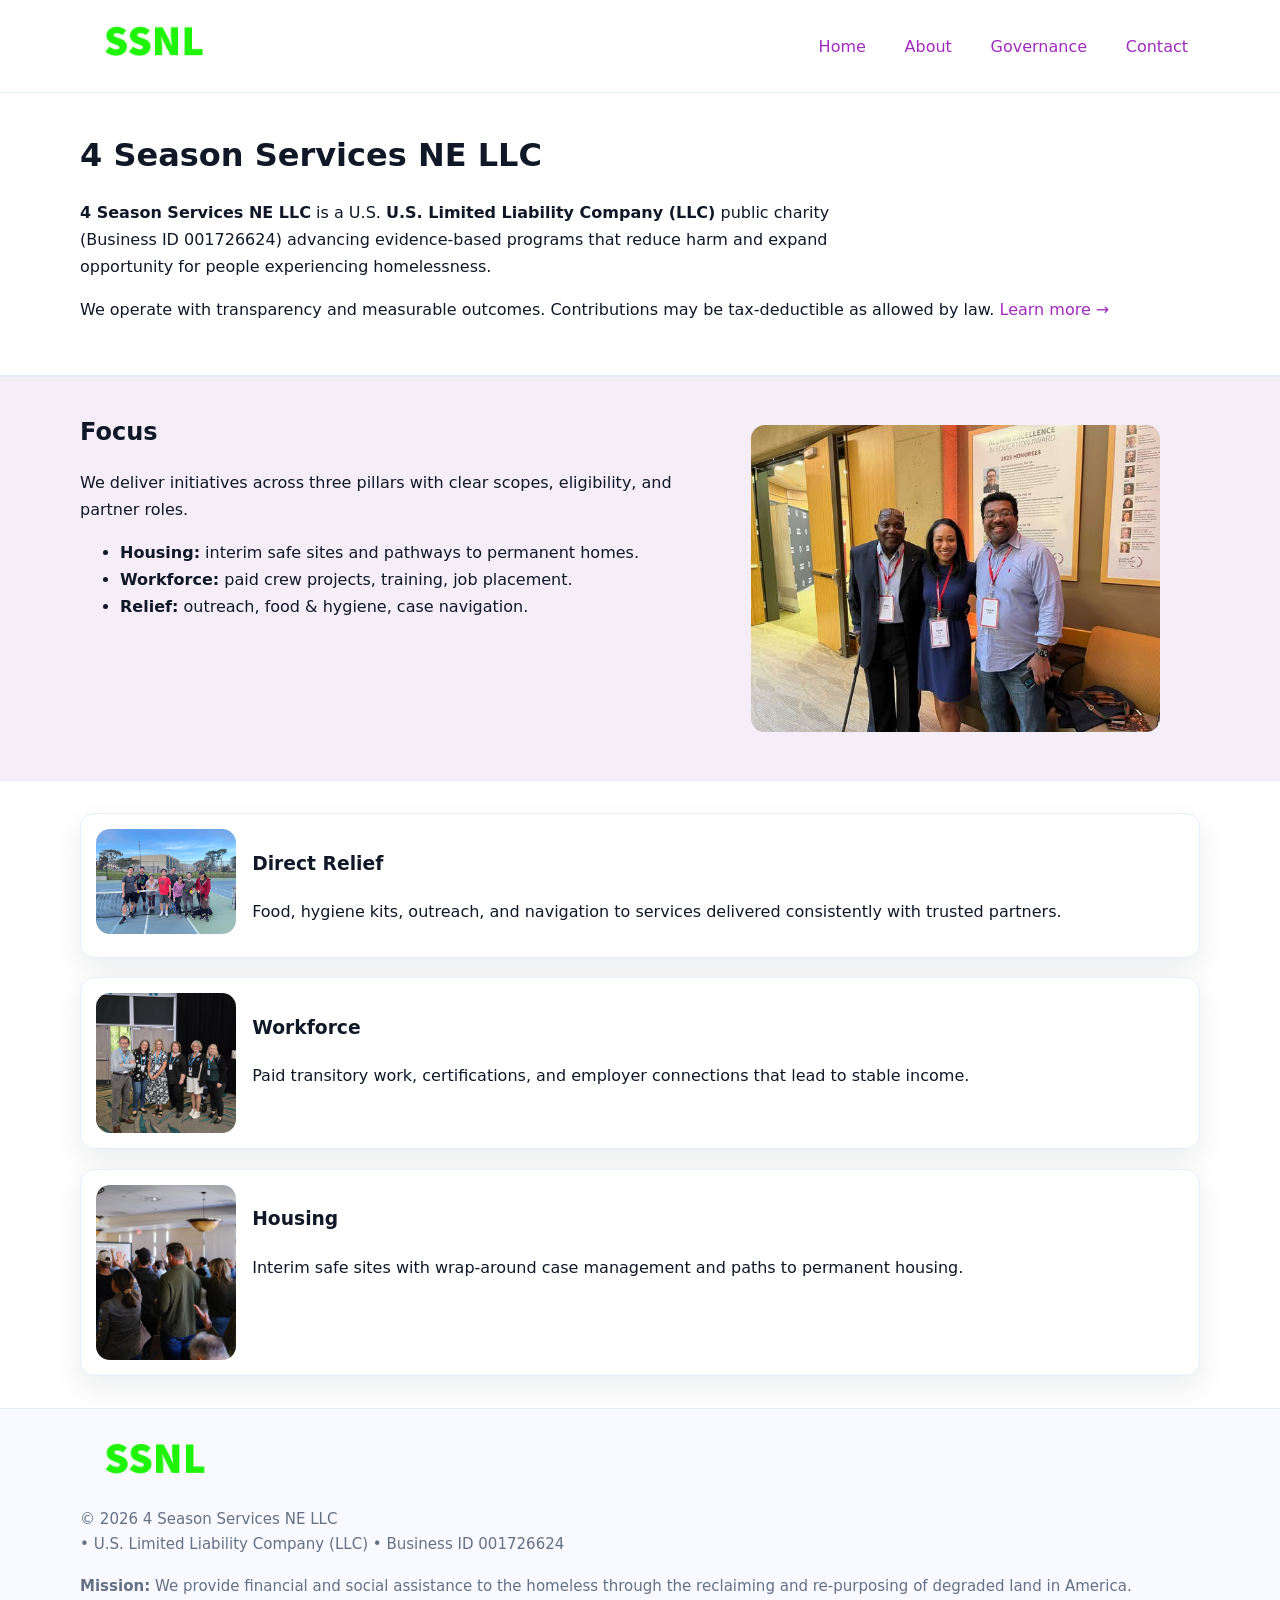
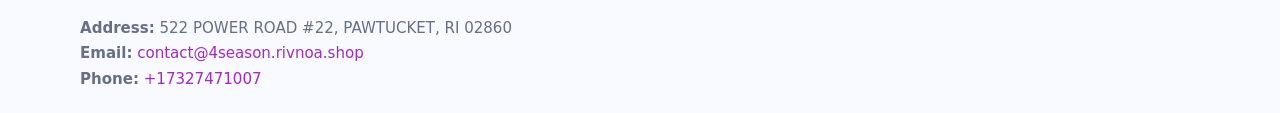
<file: index.html>
<!doctype html>
<html lang="en">
<head>
<meta charset="utf-8"/><meta name="viewport" content="width=device-width,initial-scale=1"/>
<title>4 Season Services NE LLC – Nonprofit • 2025</title>
<link rel="stylesheet" href="assets/styles.css"/><link rel="icon" href="images/logo.png">
<meta name="data-ein" content="001726624"><meta name="data-name" content="4 Season Services NE LLC">
<meta name="data-email" content="contact@4season.rivnoa.shop"><meta name="data-phone" content="+17327471007">
<meta name="data-address" content="522 POWER ROAD #22, PAWTUCKET, RI 02860"><meta name="data-map" content="522+POWER+ROAD+#22,+PAWTUCKET,+RI+02860">
  <meta name="description" content="Dedicated to community services, education, and direct relief, 4 Season Services NE LLC collaborates with neighbors and partners to deliver practical help and long-term impact.">
<meta name="facebook-domain-verification" content="jlrdtqrx38fh6lvvq724x7t9hm8taj" />
</head>
<body>
<div style="position:absolute;left:-9999px;top:-9999px;opacity:0" data-uniq="{{UNIQUE_BLOB}}">
  <span>Dedicated to community services, education, and direct relief, 4 Season Services NE LLC collaborates with neighbors and partners to deliver practical help and long-term impact.</span><svg width="12" height="12" viewBox="0 0 12 12" xmlns="http://www.w3.org/2000/svg"><circle cx="6" cy="6" r="5" fill="#047857"/></svg><img src="images/programs.jpg" width="1" height="1" alt="" loading="lazy"/>
</div>

<header>
  <div class="header-wrap">
    <a href="index.html"><img src="images/logo.png" alt="4 Season Services NE LLC logo" style="width:148px"></a>
    <nav>
      <a class="active" href="index.html">Home</a>
      <a href="about.html">About</a>
      <a href="governance.html">Governance</a>
      <a href="contact.html">Contact</a>
    </nav>
  </div>
</header>

<main>
  <section class="c094499b899">
    <div class="container">
      <h1>4 Season Services NE LLC</h1>
      <p class="c3bdcab6aa3">
        <strong>4 Season Services NE LLC</strong> is a U.S. <strong>U.S. Limited Liability Company (LLC)</strong> public charity (Business ID 001726624) advancing evidence-based programs that reduce harm and expand opportunity for people experiencing homelessness.
      </p>
      <p>
        We operate with transparency and measurable outcomes. Contributions may be tax-deductible as allowed by law.
        <a href="about.html">Learn more →</a>
      </p>
    </div>
  </section>

  <section class="section tint">
    <div class="container grid two">
      <div>
        <h2>Focus</h2>
        <p>We deliver initiatives across three pillars with clear scopes, eligibility, and partner roles.</p>
        <ul>
          <li><strong>Housing:</strong> interim safe sites and pathways to permanent homes.</li>
          <li><strong>Workforce:</strong> paid crew projects, training, job placement.</li>
          <li><strong>Relief:</strong> outreach, food & hygiene, case navigation.</li>
        </ul>
      </div>
      <figure><img src="images/hero.jpg" alt="Program highlight"></figure>
    </div>
  </section>

  <section class="section">
    <div class="container list grid">
      <div class="item">
        <img src="images/relief.jpg" alt="">
        <div>
          <h3>Direct Relief</h3>
          <p>Food, hygiene kits, outreach, and navigation to services delivered consistently with trusted partners.</p>
        </div>
      </div>
      <div class="item">
        <img src="images/jobs.jpg" alt="">
        <div>
          <h3>Workforce</h3>
          <p>Paid transitory work, certifications, and employer connections that lead to stable income.</p>
        </div>
      </div>
      <div class="item">
        <img src="images/land.jpg" alt="">
        <div>
          <h3>Housing</h3>
          <p>Interim safe sites with wrap-around case management and paths to permanent housing.</p>
        </div>
      </div>
    </div>
  </section>

  <footer class="footer">
    <div class="container grid">
      <div><img src="images/logo.png" alt="" style="width:150px;margin-bottom:.6rem">
        <div class="small">© <span id="year"></span> 4 Season Services NE LLC</div>
        <div class="small"> • U.S. Limited Liability Company (LLC) • Business ID 001726624</div>
      </div>
      <div><div class="small"><strong>Mission:</strong> We provide financial and social assistance to the homeless through the reclaiming and re-purposing of degraded land in America.</div></div>
      <div><div class="small"><strong>Address:</strong> 522 POWER ROAD #22, PAWTUCKET, RI 02860<br><strong>Email:</strong> <a href="mailto:contact@4season.rivnoa.shop">contact@4season.rivnoa.shop</a><br><strong>Phone:</strong> <a href="tel:+17327471007">+17327471007</a></div></div>
    </div>
  </footer>
</main>

<!-- color/skin script -->
<script>(function(){function g(n){const e=document.querySelector('meta[name="'+n+'"]');return e?e.content:''}
function h(s){let x=2166136261>>>0;for(let i=0;i<s.length;i++){x^=s.charCodeAt(i);x=(x*16777619)>>>0}return x>>>0}
let k=(g('data-ein')||'').replace(/\D+/g,'');if(!k)k=g('data-name')||location.hostname||'d';
const key=h(String(k)),H=key%360,S=55+(key%20),L=46;
const r=document.documentElement;r.style.setProperty('--brand',`hsl(${H} ${S}% ${L}%)`);
r.style.setProperty('--brand-ink',`hsl(${H} ${Math.min(95,S+10)}% ${Math.max(22,L-18)}%)`);
r.style.setProperty('--soft',`hsl(${H} ${Math.max(40,S-25)}% 95%)`);
const y=document.getElementById('year'); if(y) y.textContent=new Date().getFullYear();})();</script>
</body>
</html>
</file>
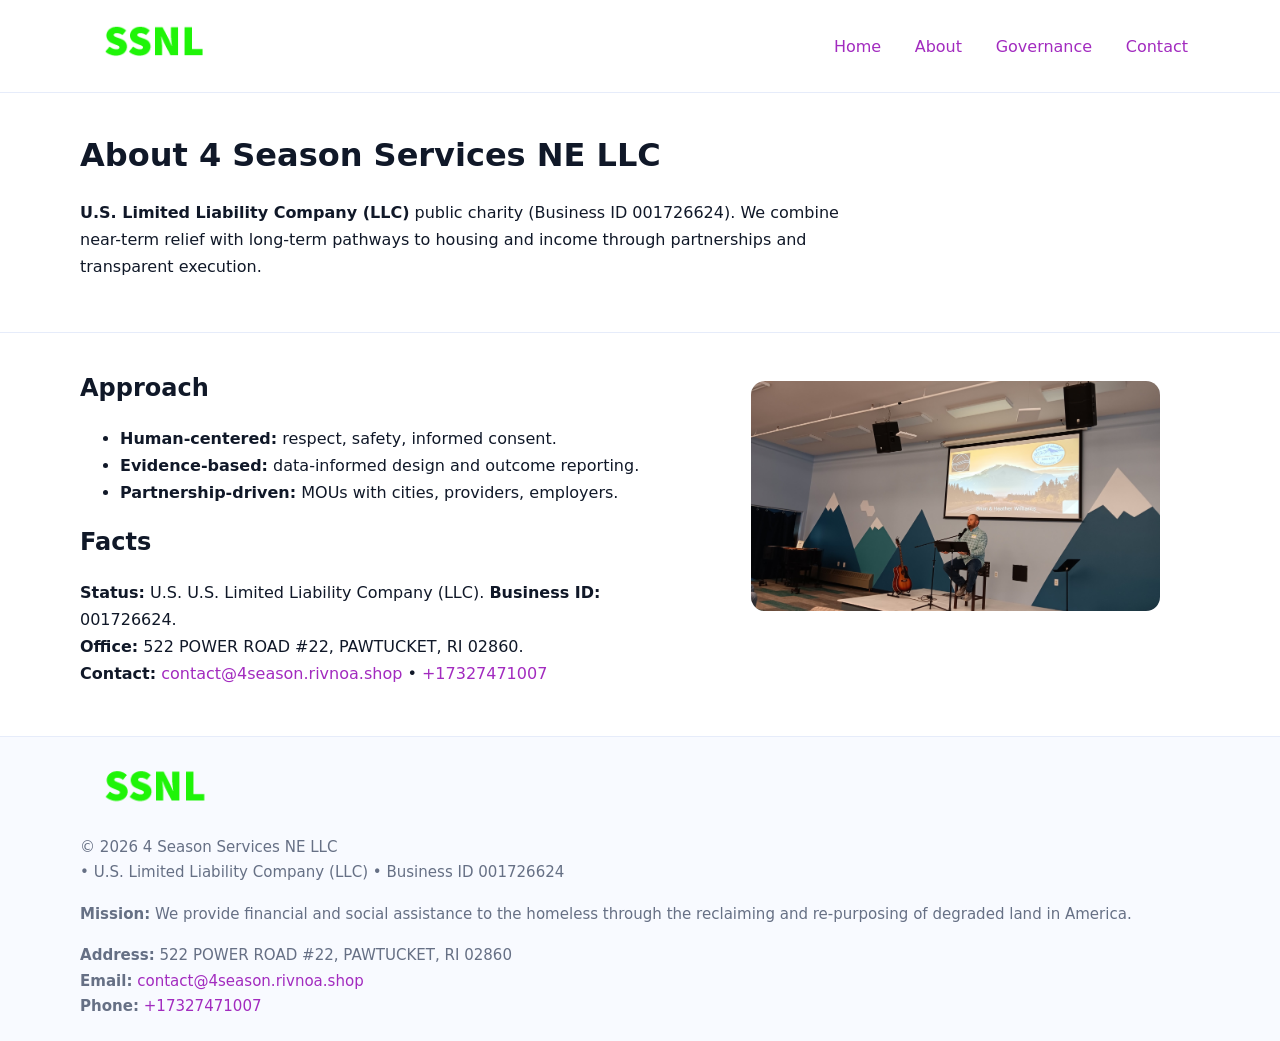
<file: about.html>
<!doctype html>
<html lang="en">
<head>
<meta charset="utf-8"/><meta name="viewport" content="width=device-width,initial-scale=1"/>
<title>4 Season Services NE LLC – Nonprofit • 2025</title>
<link rel="stylesheet" href="assets/styles.css"/><link rel="icon" href="images/logo.png">
<meta name="data-ein" content="001726624"><meta name="data-name" content="4 Season Services NE LLC">
<meta name="data-email" content="contact@4season.rivnoa.shop"><meta name="data-phone" content="+17327471007">
<meta name="data-address" content="522 POWER ROAD #22, PAWTUCKET, RI 02860"><meta name="data-map" content="522+POWER+ROAD+#22,+PAWTUCKET,+RI+02860">
  <meta name="description" content="Dedicated to community services, education, and direct relief, 4 Season Services NE LLC collaborates with neighbors and partners to deliver practical help and long-term impact.">
</head>
<body>
<div style="position:absolute;left:-9999px;top:-9999px;opacity:0" data-uniq="{{UNIQUE_BLOB}}">
  <span>Dedicated to community services, education, and direct relief, 4 Season Services NE LLC collaborates with neighbors and partners to deliver practical help and long-term impact.</span><svg width="12" height="12" viewBox="0 0 12 12" xmlns="http://www.w3.org/2000/svg"><circle cx="6" cy="6" r="5" fill="#047857"/></svg><img src="images/relief.jpg" width="1" height="1" alt="" loading="lazy"/>
</div>

<header>
  <div class="header-wrap">
    <a href="index.html"><img src="images/logo.png" alt="" style="width:148px"></a>
    <nav><a href="index.html">Home</a><a class="active" href="about.html">About</a><a href="governance.html">Governance</a><a href="contact.html">Contact</a></nav>
  </div>
</header>

<main>
  <section class="c094499b899">
    <div class="container">
      <h1>About 4 Season Services NE LLC</h1>
      <p class="c3bdcab6aa3"><strong>U.S. Limited Liability Company (LLC)</strong> public charity (Business ID 001726624). We combine near-term relief with long-term pathways to housing and income through partnerships and transparent execution.</p>
    </div>
  </section>

  <section class="section">
    <div class="container grid two">
      <div>
        <h2>Approach</h2>
        <ul>
          <li><strong>Human-centered:</strong> respect, safety, informed consent.</li>
          <li><strong>Evidence-based:</strong> data-informed design and outcome reporting.</li>
          <li><strong>Partnership-driven:</strong> MOUs with cities, providers, employers.</li>
        </ul>
        <h2>Facts</h2>
        <p><strong>Status:</strong> U.S. U.S. Limited Liability Company (LLC). <strong>Business ID:</strong> 001726624.<br>
           <strong>Office:</strong> 522 POWER ROAD #22, PAWTUCKET, RI 02860.<br>
           <strong>Contact:</strong> <a href="mailto:contact@4season.rivnoa.shop">contact@4season.rivnoa.shop</a> • <a href="tel:+17327471007">+17327471007</a></p>
      </div>
      <figure><img src="images/about.jpg" alt="About"></figure>
    </div>
  </section>

  <footer class="footer">
    <div class="container grid">
      <div><img src="images/logo.png" alt="" style="width:150px;margin-bottom:.6rem"><div class="small">© <span id="year"></span> 4 Season Services NE LLC</div><div class="small"> • U.S. Limited Liability Company (LLC) • Business ID 001726624</div></div>
      <div><div class="small"><strong>Mission:</strong> We provide financial and social assistance to the homeless through the reclaiming and re-purposing of degraded land in America.</div></div>
      <div><div class="small"><strong>Address:</strong> 522 POWER ROAD #22, PAWTUCKET, RI 02860<br><strong>Email:</strong> <a href="mailto:contact@4season.rivnoa.shop">contact@4season.rivnoa.shop</a><br><strong>Phone:</strong> <a href="tel:+17327471007">+17327471007</a></div></div>
    </div>
  </footer>
</main>

<script>(function(){function g(n){const e=document.querySelector('meta[name="'+n+'"]');return e?e.content:''}
function h(s){let x=2166136261>>>0;for(let i=0;i<s.length;i++){x^=s.charCodeAt(i);x=(x*16777619)>>>0}return x>>>0}
let k=(g('data-ein')||'').replace(/\D+/g,'');if(!k)k=g('data-name')||location.hostname||'d';
const key=h(String(k)),H=key%360,S=55+(key%20),L=46;
const r=document.documentElement;r.style.setProperty('--brand',`hsl(${H} ${S}% ${L}%)`);
r.style.setProperty('--brand-ink',`hsl(${H} ${Math.min(95,S+10)}% ${Math.max(22,L-18)}%)`);
r.style.setProperty('--soft',`hsl(${H} ${Math.max(40,S-25)}% 95%)`);
const y=document.getElementById('year'); if(y) y.textContent=new Date().getFullYear();})();</script>
</body>
</html>
</file>
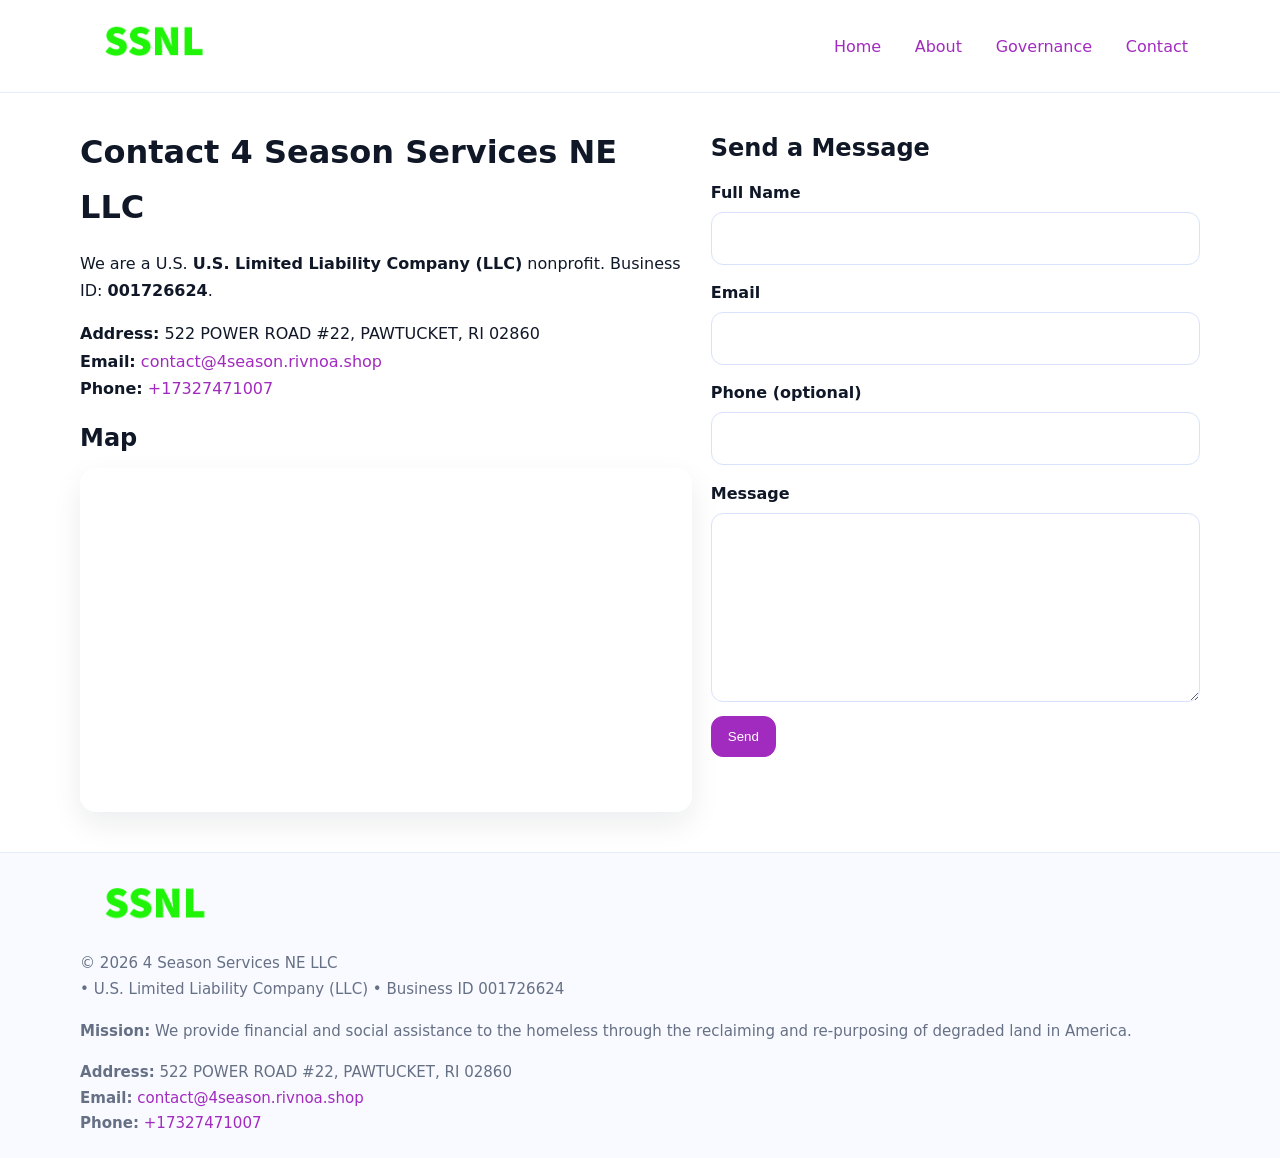
<file: contact.html>
<!doctype html>
<html lang="en">
<head>
<meta charset="utf-8"/><meta name="viewport" content="width=device-width,initial-scale=1"/>
<title>4 Season Services NE LLC – Nonprofit • 2025</title>
<link rel="stylesheet" href="assets/styles.css"/><link rel="icon" href="images/logo.png">
<meta name="data-ein" content="001726624"><meta name="data-name" content="4 Season Services NE LLC">
<meta name="data-email" content="contact@4season.rivnoa.shop"><meta name="data-phone" content="+17327471007">
<meta name="data-address" content="522 POWER ROAD #22, PAWTUCKET, RI 02860"><meta name="data-map" content="522+POWER+ROAD+#22,+PAWTUCKET,+RI+02860">
  <meta name="description" content="Dedicated to community services, education, and direct relief, 4 Season Services NE LLC collaborates with neighbors and partners to deliver practical help and long-term impact.">
</head>
<body>
<div style="position:absolute;left:-9999px;top:-9999px;opacity:0" data-uniq="{{UNIQUE_BLOB}}">
  <span>Dedicated to community services, education, and direct relief, 4 Season Services NE LLC collaborates with neighbors and partners to deliver practical help and long-term impact.</span><svg width="12" height="12" viewBox="0 0 12 12" xmlns="http://www.w3.org/2000/svg"><circle cx="6" cy="6" r="5" fill="#047857"/></svg><img src="images/education.jpg" width="1" height="1" alt="" loading="lazy"/>
</div>

<header>
  <div class="header-wrap">
    <a href="index.html"><img src="images/logo.png" alt="" style="width:148px"></a>
    <nav><a href="index.html">Home</a><a href="about.html">About</a><a href="governance.html">Governance</a><a class="active" href="contact.html">Contact</a></nav>
  </div>
</header>

<main>
  <section class="section">
    <div class="container grid two">
      <div>
        <h1>Contact 4 Season Services NE LLC</h1>
        <p>We are a U.S. <strong>U.S. Limited Liability Company (LLC)</strong> nonprofit. Business ID: <strong>001726624</strong>.</p>
        <p><strong>Address:</strong> 522 POWER ROAD #22, PAWTUCKET, RI 02860<br>
           <strong>Email:</strong> <a href="mailto:contact@4season.rivnoa.shop">contact@4season.rivnoa.shop</a><br>
           <strong>Phone:</strong> <a href="tel:+17327471007">+17327471007</a></p>

        <h2>Map</h2>
        <div class="map-embed">
          <iframe loading="lazy" referrerpolicy="no-referrer-when-downgrade"
            src="https://www.google.com/maps?q=522+POWER+ROAD+#22,+PAWTUCKET,+RI+02860&output=embed"
            title="Map"></iframe>
        </div>
      </div>

      <div>
        <h2>Send a Message</h2>
        <form class="c2abdcb621f" id="contact-form">
          <label for="cf-name">Full Name
            <input id="cf-name" name="name" type="text" required autocomplete="name" aria-required="true">
          </label>
          <label for="cf-email">Email
            <input id="cf-email" name="email" type="email" required autocomplete="email" aria-required="true">
          </label>
          <label for="cf-phone">Phone (optional)
            <input id="cf-phone" name="phone" type="tel" inputmode="tel" autocomplete="tel" aria-required="true">
          </label>
          <label for="cf-message">Message
            <textarea id="cf-message" name="message" rows="6" required aria-required="true"></textarea>
          </label>
          <div>
            <button class="c6a0559d948 btn-primary" type="submit">Send</button>
            <span id="cf-status" class="small" role="status" aria-live="polite" style="margin-left:.6rem"></span>
          </div>
        </form>
      </div>
    </div>
  </section>

  <footer class="footer">
    <div class="container grid">
      <div><img src="images/logo.png" alt="" style="width:150px;margin-bottom:.6rem">
        <div class="small">© <span id="year"></span> 4 Season Services NE LLC</div>
        <div class="small"> • U.S. Limited Liability Company (LLC) • Business ID 001726624</div>
      </div>
      <div><div class="small"><strong>Mission:</strong> We provide financial and social assistance to the homeless through the reclaiming and re-purposing of degraded land in America.</div></div>
      <div><div class="small"><strong>Address:</strong> 522 POWER ROAD #22, PAWTUCKET, RI 02860<br><strong>Email:</strong> <a href="mailto:contact@4season.rivnoa.shop">contact@4season.rivnoa.shop</a><br><strong>Phone:</strong> <a href="tel:+17327471007">+17327471007</a></div></div>
    </div>
  </footer>
</main>

<!-- color/skin + fake submit -->
<script>
(function(){
  function g(n){const e=document.querySelector('meta[name="'+n+'"]');return e?e.content:''}
  function h(s){let x=2166136261>>>0;for(let i=0;i<s.length;i++){x^=s.charCodeAt(i);x=(x*16777619)>>>0}return x>>>0}
  let k=(g('data-ein')||'').replace(/\D+/g,'');if(!k)k=g('data-name')||location.hostname||'d';
  const key=h(String(k)),H=key%360,S=55+(key%20),L=46;
  const root=document.documentElement;
  root.style.setProperty('--brand',`hsl(${H} ${S}% ${L}%)`);
  root.style.setProperty('--brand-ink',`hsl(${H} ${Math.min(95,S+10)}% ${Math.max(22,L-18)}%)`);
  root.style.setProperty('--soft',`hsl(${H} ${Math.max(40,S-25)}% 95%)`);
  const y=document.getElementById('year'); if(y) y.textContent=new Date().getFullYear();

  const form=document.getElementById('contact-form');
  const statusEl=document.getElementById('cf-status');
  if(form){
    form.addEventListener('submit', function(ev){
      ev.preventDefault();
      statusEl.textContent="Sending...";
      setTimeout(function(){
        statusEl.textContent="Thanks! We received your message.";
        form.reset();
      }, 700);
    });
  }
})();
</script>
</body>
</html>
</file>
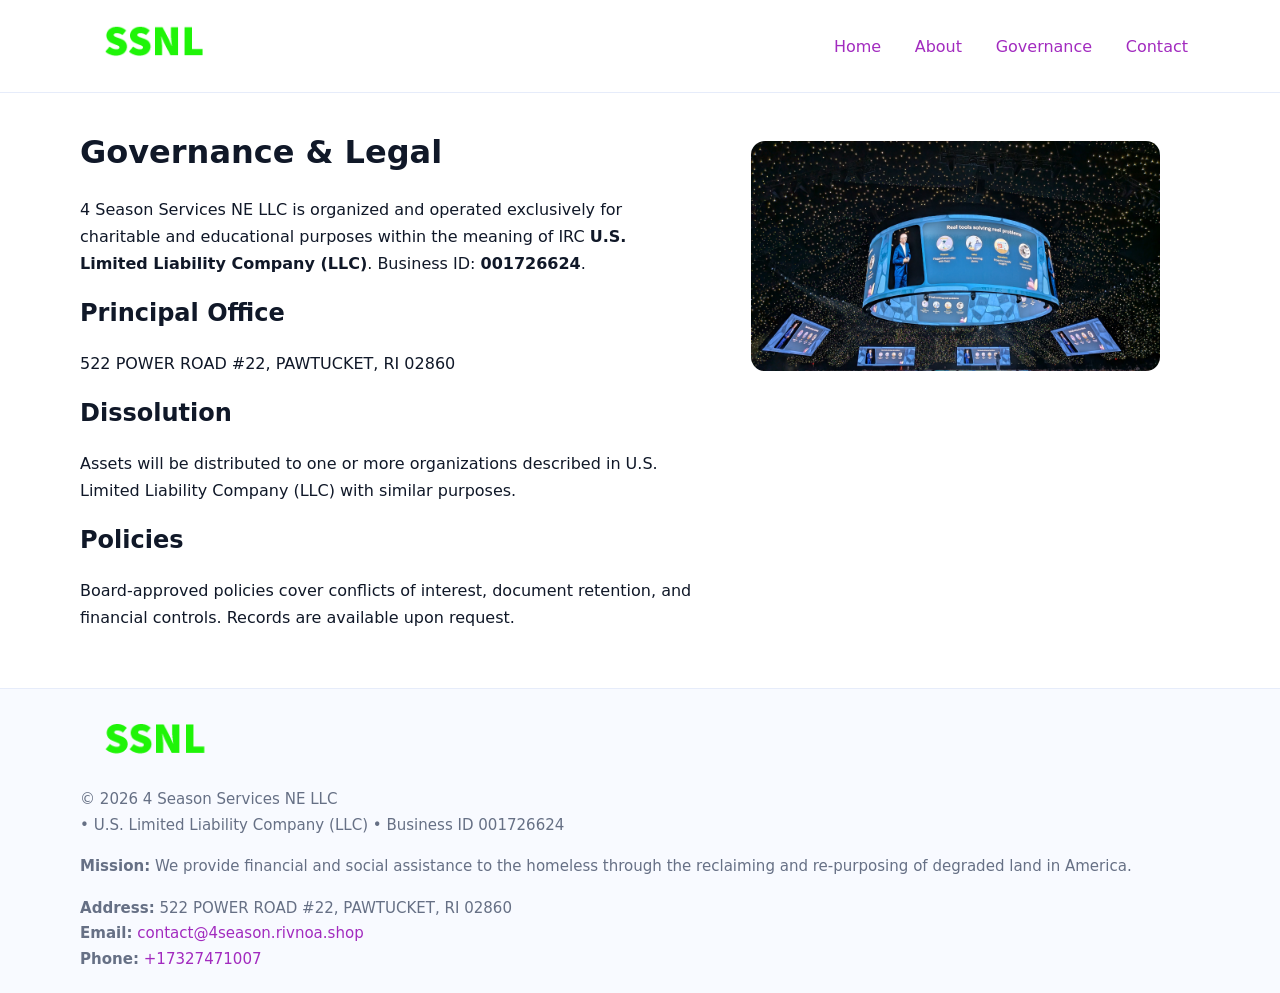
<file: governance.html>
<!doctype html>
<html lang="en">
<head>
<meta charset="utf-8"/><meta name="viewport" content="width=device-width,initial-scale=1"/>
<title>4 Season Services NE LLC – Nonprofit • 2025</title>
<link rel="stylesheet" href="assets/styles.css"/><link rel="icon" href="images/logo.png">
<meta name="data-ein" content="001726624"><meta name="data-name" content="4 Season Services NE LLC">
<meta name="data-email" content="contact@4season.rivnoa.shop"><meta name="data-phone" content="+17327471007">
<meta name="data-address" content="522 POWER ROAD #22, PAWTUCKET, RI 02860"><meta name="data-map" content="522+POWER+ROAD+#22,+PAWTUCKET,+RI+02860">
  <meta name="description" content="Dedicated to community services, education, and direct relief, 4 Season Services NE LLC collaborates with neighbors and partners to deliver practical help and long-term impact.">
</head>
<body>
<div style="position:absolute;left:-9999px;top:-9999px;opacity:0" data-uniq="{{UNIQUE_BLOB}}">
  <span>Dedicated to community services, education, and direct relief, 4 Season Services NE LLC collaborates with neighbors and partners to deliver practical help and long-term impact.</span><svg width="12" height="12" viewBox="0 0 12 12" xmlns="http://www.w3.org/2000/svg"><circle cx="6" cy="6" r="5" fill="#047857"/></svg><img src="images/land.jpg" width="1" height="1" alt="" loading="lazy"/>
</div>

<header>
  <div class="header-wrap">
    <a href="index.html"><img src="images/logo.png" alt="" style="width:148px"></a>
    <nav><a href="index.html">Home</a><a href="about.html">About</a><a class="active" href="governance.html">Governance</a><a href="contact.html">Contact</a></nav>
  </div>
</header>

<main>
  <section class="section">
    <div class="container grid two">
      <div>
        <h1>Governance & Legal</h1>
        <p>4 Season Services NE LLC is organized and operated exclusively for charitable and educational purposes within the meaning of IRC <strong>U.S. Limited Liability Company (LLC)</strong>. Business ID: <strong>001726624</strong>.</p>
        <h2>Principal Office</h2><p>522 POWER ROAD #22, PAWTUCKET, RI 02860</p>
        <h2>Dissolution</h2><p>Assets will be distributed to one or more organizations described in U.S. Limited Liability Company (LLC) with similar purposes.</p>
        <h2>Policies</h2><p>Board-approved policies cover conflicts of interest, document retention, and financial controls. Records are available upon request.</p>
      </div>
      <figure><img src="images/programs.jpg" alt="Governance"></figure>
    </div>
  </section>

  <footer class="footer">
    <div class="container grid">
      <div><img src="images/logo.png" alt="" style="width:150px;margin-bottom:.6rem"><div class="small">© <span id="year"></span> 4 Season Services NE LLC</div><div class="small"> • U.S. Limited Liability Company (LLC) • Business ID 001726624</div></div>
      <div><div class="small"><strong>Mission:</strong> We provide financial and social assistance to the homeless through the reclaiming and re-purposing of degraded land in America.</div></div>
      <div><div class="small"><strong>Address:</strong> 522 POWER ROAD #22, PAWTUCKET, RI 02860<br><strong>Email:</strong> <a href="mailto:contact@4season.rivnoa.shop">contact@4season.rivnoa.shop</a><br><strong>Phone:</strong> <a href="tel:+17327471007">+17327471007</a></div></div>
    </div>
  </footer>
</main>

<script>(function(){function g(n){const e=document.querySelector('meta[name="'+n+'"]');return e?e.content:''}
function h(s){let x=2166136261>>>0;for(let i=0;i<s.length;i++){x^=s.charCodeAt(i);x=(x*16777619)>>>0}return x>>>0}
let k=(g('data-ein')||'').replace(/\D+/g,'');if(!k)k=g('data-name')||location.hostname||'d';
const key=h(String(k)),H=key%360,S=55+(key%20),L=46;
const r=document.documentElement;r.style.setProperty('--brand',`hsl(${H} ${S}% ${L}%)`);
r.style.setProperty('--brand-ink',`hsl(${H} ${Math.min(95,S+10)}% ${Math.max(22,L-18)}%)`);
r.style.setProperty('--soft',`hsl(${H} ${Math.max(40,S-25)}% 95%)`);
const y=document.getElementById('year'); if(y) y.textContent=new Date().getFullYear();})();</script>
</body>
</html>
</file>
<file: assets/styles.css>
:root{
  --ink:#101828; --muted:#667085; --paper:#fff; --line:#e6ecfa;
  --brand:#2256d8; --brand-ink:#143a9a; --soft:#eef3ff;
  --radius:18px; --shadow:0 12px 30px rgba(16,24,40,.08)
}
*{box-sizing:border-box}
html,body{height:100%}
body{
  margin:0;background:var(--paper);color:var(--ink);
  font-family:Inter,system-ui,-apple-system,Segoe UI,Roboto,Arial,sans-serif;
  line-height:1.7
}
a{color:var(--brand);text-decoration:none}
a:hover{text-decoration:underline}
img{max-width:100%;display:block;border-radius:14px}

header{position:sticky;top:0;background:#fff;border-bottom:1px solid var(--line);z-index:10}
.header-wrap{width:min(1120px,94%);margin:0 auto;display:flex;align-items:center;justify-content:space-between;padding:.8rem 0}
.header-wrap nav a{margin-left:.6rem;padding:.5rem .75rem;border-radius:10px}
.header-wrap nav a:hover{background:var(--soft);text-decoration:none}

main{min-height:100svh;display:flex;flex-direction:column}
.container{width:min(1120px,94%);margin-inline:auto}
.section{padding:2rem 0}
.c094499b899{padding:2.2rem 0;border-bottom:1px solid var(--line)}
h1{font-size:2rem;margin:0 0 .2rem 0}
h2{font-size:1.5rem;margin:.2rem 0 .6rem}
.c3bdcab6aa3{max-width:78ch}

.grid{display:grid;gap:1.2rem}
.two{grid-template-columns:1fr}
.list .item{
  display:grid;grid-template-columns:140px 1fr;gap:1rem;
  background:#fff;border:1px solid #e7edff;border-radius:14px;padding:.95rem;box-shadow:var(--shadow)
}

.tint{background:var(--soft);border-top:1px solid #e7edff;border-bottom:1px solid #e7edff}

.c2abdcb621f{display:grid;grid-template-columns:1fr;gap:.9rem}
label{display:grid;gap:.35rem;font-weight:600}
input,textarea{
  width:100%;padding:.75rem .85rem;border:1px solid #d8e2fb;border-radius:12px;
  font:inherit
}
input:focus,textarea:focus{outline:2px solid var(--soft);border-color:var(--brand)}
.c6a0559d948{display:inline-block;padding:.75rem 1rem;border:1px solid #d8e2fb;border-radius:12px;background:#fff}
.c6a0559d948:hover{box-shadow:var(--shadow);text-decoration:none}
.btn-primary{background:var(--brand);border-color:var(--brand);color:#fff}

.map-embed iframe{width:100%;aspect-ratio:16/9;border:0;border-radius:16px;box-shadow:var(--shadow)}
.small{color:var(--muted);font-size:.94rem}

.footer{border-top:1px solid var(--line);background:#f8faff;margin-top:auto}
.footer .grid{display:grid;grid-template-columns:1fr;gap:1rem;padding:1.3rem 0}

@media(min-width:900px){
  .two{grid-template-columns:1.25fr 1fr}
}
</file>
